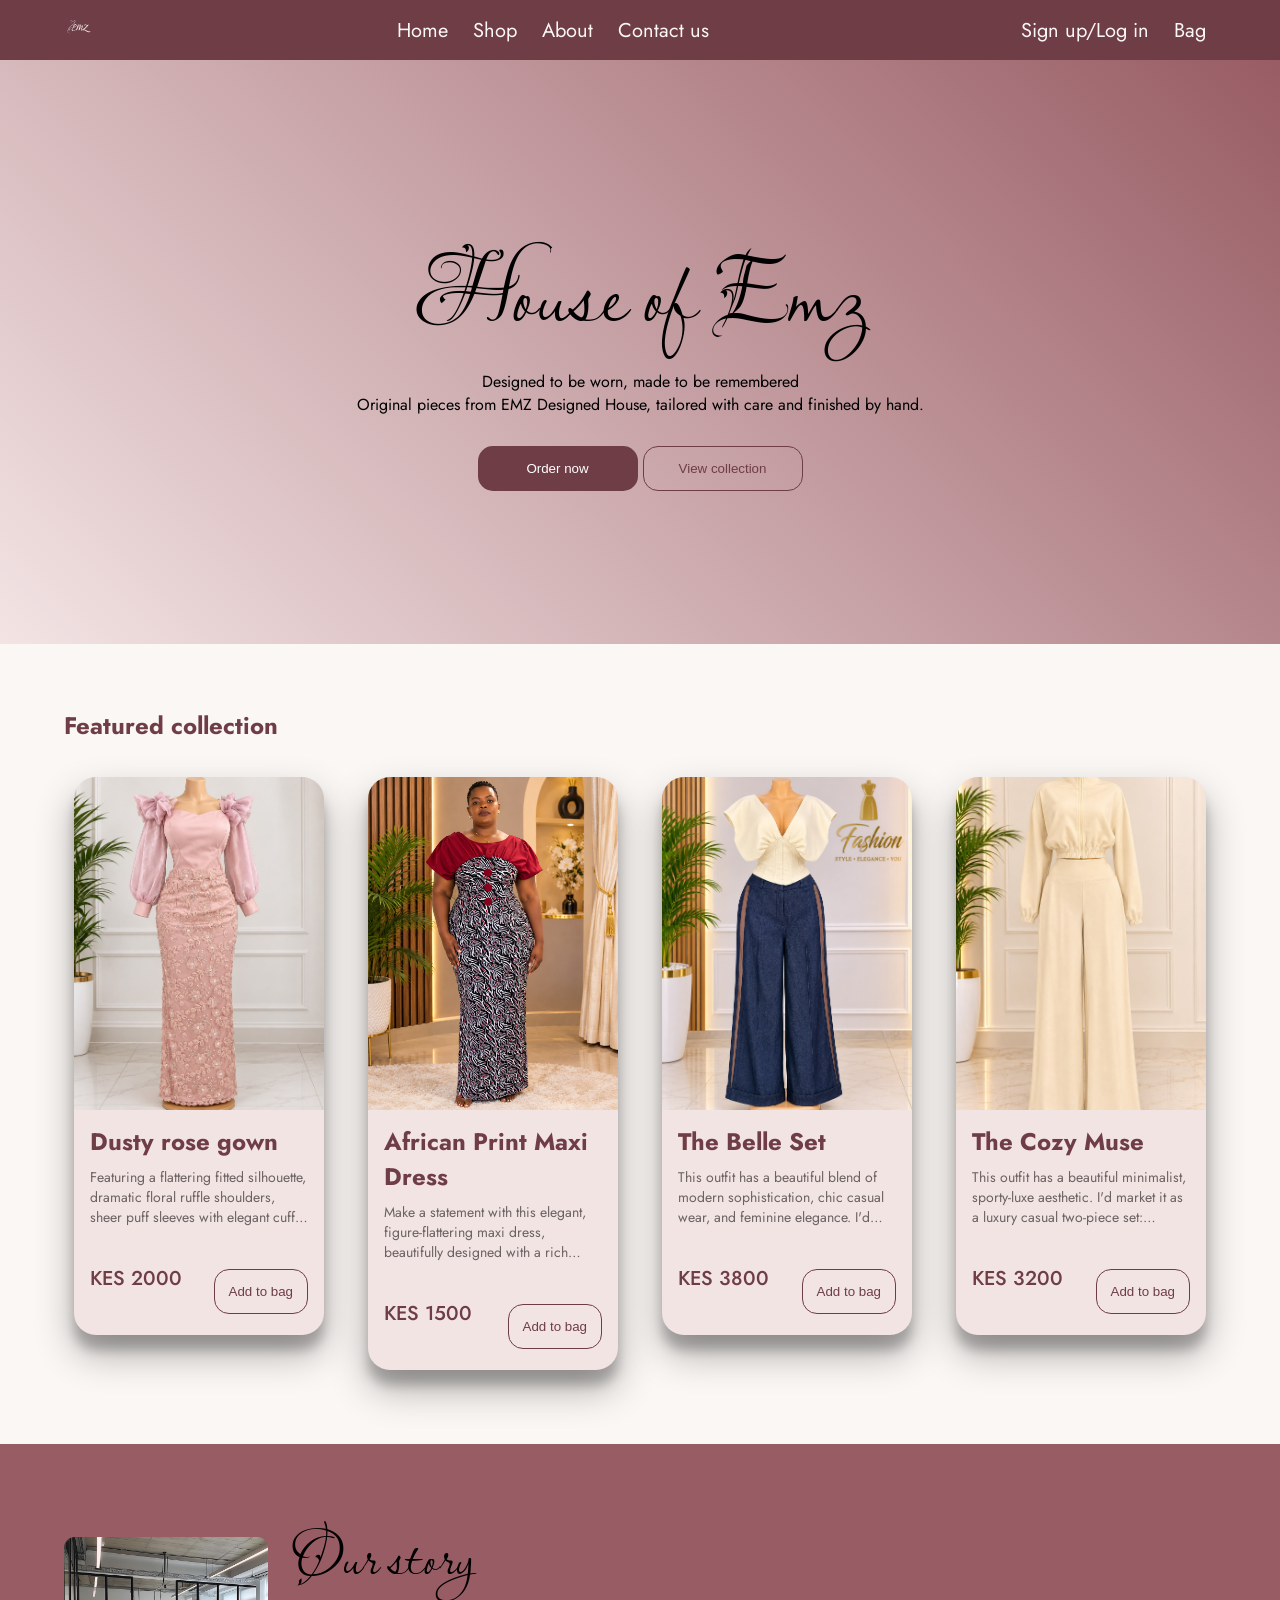
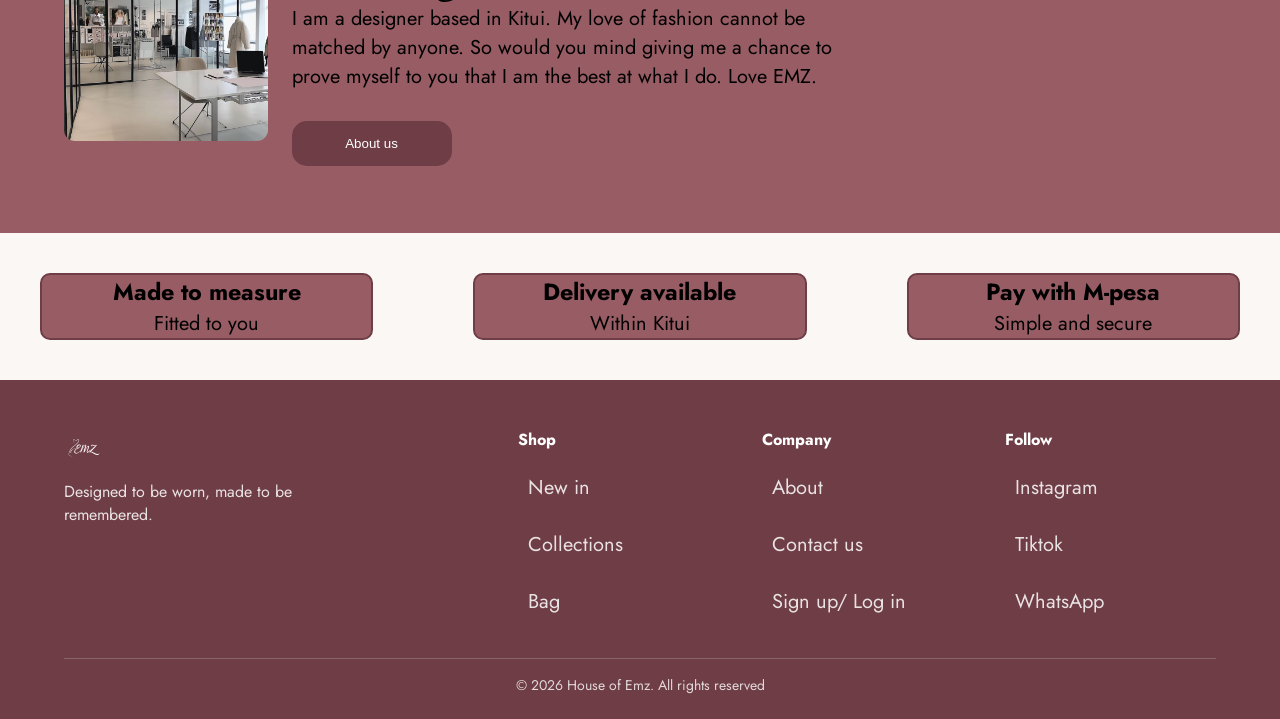
<file: index.html>
<!DOCTYPE html>
<html lang="en">
<head>
    <meta charset="UTF-8">
    <meta name="viewport" content="width=device-width, initial-scale=1.0">
    <title>House_of_Emz</title>
    <link rel="stylesheet" href="style.css">
    <link rel="preconnect" href="https://fonts.googleapis.com">
    <link rel="preconnect" href="https://fonts.gstatic.com" crossorigin>
    <link href="https://fonts.googleapis.com/css2?family=Jost:wght@400;500&display=swap" rel="stylesheet">
    <link href="https://fonts.googleapis.com/css2?family=Lavishly+Yours&display=swap" rel="stylesheet">
</head>
<body>
    <header>
        <div class="logo">
            <img width="30" src="Images/EMZ_logo.svg" alt="A logo">
        </div>

        <div class="menu">
            <a href="#">Home</a>
            <a href="#">Shop</a>
            <a href="#">About</a>
            <a href="#">Contact us</a>
        </div>

        <div class="side_bar">
            <a href="#">Sign up/Log in</a>
            <a href="#">Bag</a>
        </div>
    </header>

    <div class="hero">
        <h1>House of Emz</h1>
        <p>Designed to be worn, made to be remembered</p>
        <p>Original pieces from EMZ Designed House, tailored with care and finished by hand.</p>
        <button class="order-now">
            Order now
         </button>
        <button class="collection">
            View collection
        </button>
    </div>

    <section class="featured-collection">
        <h1>Featured collection</h1>
        <div class="products">

            <a href="Dusty_rose_gown.html">
            <div class="product">
                <img src="Images/Design1.jpg" alt="An image of a designed cloth">
                    
                <div class="product-information">
                        <h1>Dusty rose gown</h1>
                        <p>Featuring a flattering fitted silhouette, dramatic floral ruffle shoulders, sheer puff sleeves with elegant cuffs, and 
                            exquisite floral embroidery adorned with delicate beadwork and sparkling embellishments, this gown is a true statement
                            of luxury and femininity.</p>  
                        <div class="product-row">
                            <span class="price">KES 2000</span>
                            <button class="add-to-bag" data-id="1">Add to bag</button>
                        </div>
                </div>
            </div>
            </a>

            <a href="AfricanPrintMaxiDress.html">
            <div class="product">
                <img src="Images/Design2.jpeg" alt="An image of a designed cloth">
                    <div class="product-information">
                        <h1>African Print Maxi Dress</h1>
                        <p>Make a statement with this elegant, figure-flattering maxi dress, beautifully designed with a rich burgundy bodice and a 
                            striking black-and-white African-inspired print accented with subtle red details. </p>  
                        <div class="product-row">
                            <span class="price">KES 1500</span>
                            <button class="add-to-bag" data-id="2">Add to bag</button>
                        </div>
                    </div>
            </div>
            </a>

            <a href="The_belle_set.html">
            <div class="product">
                <img src="Images/Design3.jpeg" alt="An image of a designed cloth">
                    <div class="product-information">
                        <h1>The Belle Set</h1>
                        <p>This outfit has a beautiful blend of modern sophistication, chic casual wear, and feminine elegance. I'd market it as a stylish two-piece statement set.</p>  
                        <div class="product-row">
                            <span class="price">KES 3800</span>
                            <button class="add-to-bag" data-id="3">Add to bag</button>
                        </div>
                    </div>
            </div>
            </a>

            <a href="The_cozy_Muse.html">
            <div class="product">
                <img src="Images/Design4.jpg" alt="An image of a designed cloth">
                    <div class="product-information">
                        <h1>The Cozy Muse</h1>
                        <p>This outfit has a beautiful minimalist, sporty-luxe aesthetic. I'd market it as a luxury casual two-piece set: comfortable, sophisticated and effortlessly stylish.</p>  
                        <div class="product-row">
                            <span class="price">KES 3200</span>
                            <button class="add-to-bag" data-id="4">Add to bag</button>
                        </div>
                    </div>
            </div>
            </a>    

        </div>
    </section>

    <section class="about"> 
        <div class="about-image">
            <img src="Images/A_design_studio.jfif" alt="">
        </div>
        <div class="our-story">
            <span>Our story</span>
            <p>I am a designer based in Kitui. My love of fashion cannot be matched by anyone. So would you mind giving me a chance to prove myself
                to you that I am the best at what I do. Love EMZ.
            </p>
            <button class="about-us">About us</button>
        </div>
    </section>

    <section class="features">
        <div class="feature">
            <h3>Made to measure</h3>
            <p>Fitted to you</p>
        </div>
        <div class="feature">
            <h3>Delivery available</h3>
            <p>Within Kitui</p>
        </div>
        <div class="feature">
            <h3>Pay with M-pesa</h3>
            <p>Simple and secure</p>
        </div>
    </section>

    <footer class="footer">
        <div class="footer-top">

            <div class="footer-brand">
                <img width="40" src="Images/EMZ_logo.svg" alt="A logo of EMZ">
                <p>Designed to be worn, made to be remembered.</p>
            </div>

            <div class="footer-column">
                <h4>Shop</h4>
                <a href="#">New in</a>
                <a href="#">Collections</a>
                <a href="#">Bag</a>
            </div>

            <div class="footer-column">
                <h4>Company</h4>
                <a href="#">About</a>
                <a href="#">Contact us</a>
                <a href="#">Sign up/ Log in</a>
            </div>

            <div class="footer-column">
                <h4>Follow</h4>
                <a href="#">Instagram</a>
                <a href="#">Tiktok</a>
                <a href="#">WhatsApp</a>
            </div>
        </div>

        <div class="footer-bottom">
            <p>&copy; 2026 House of Emz. All rights reserved</p>
        </div>
    </footer>
    <script src="script.js"></script>
</body>
</html>
</file>
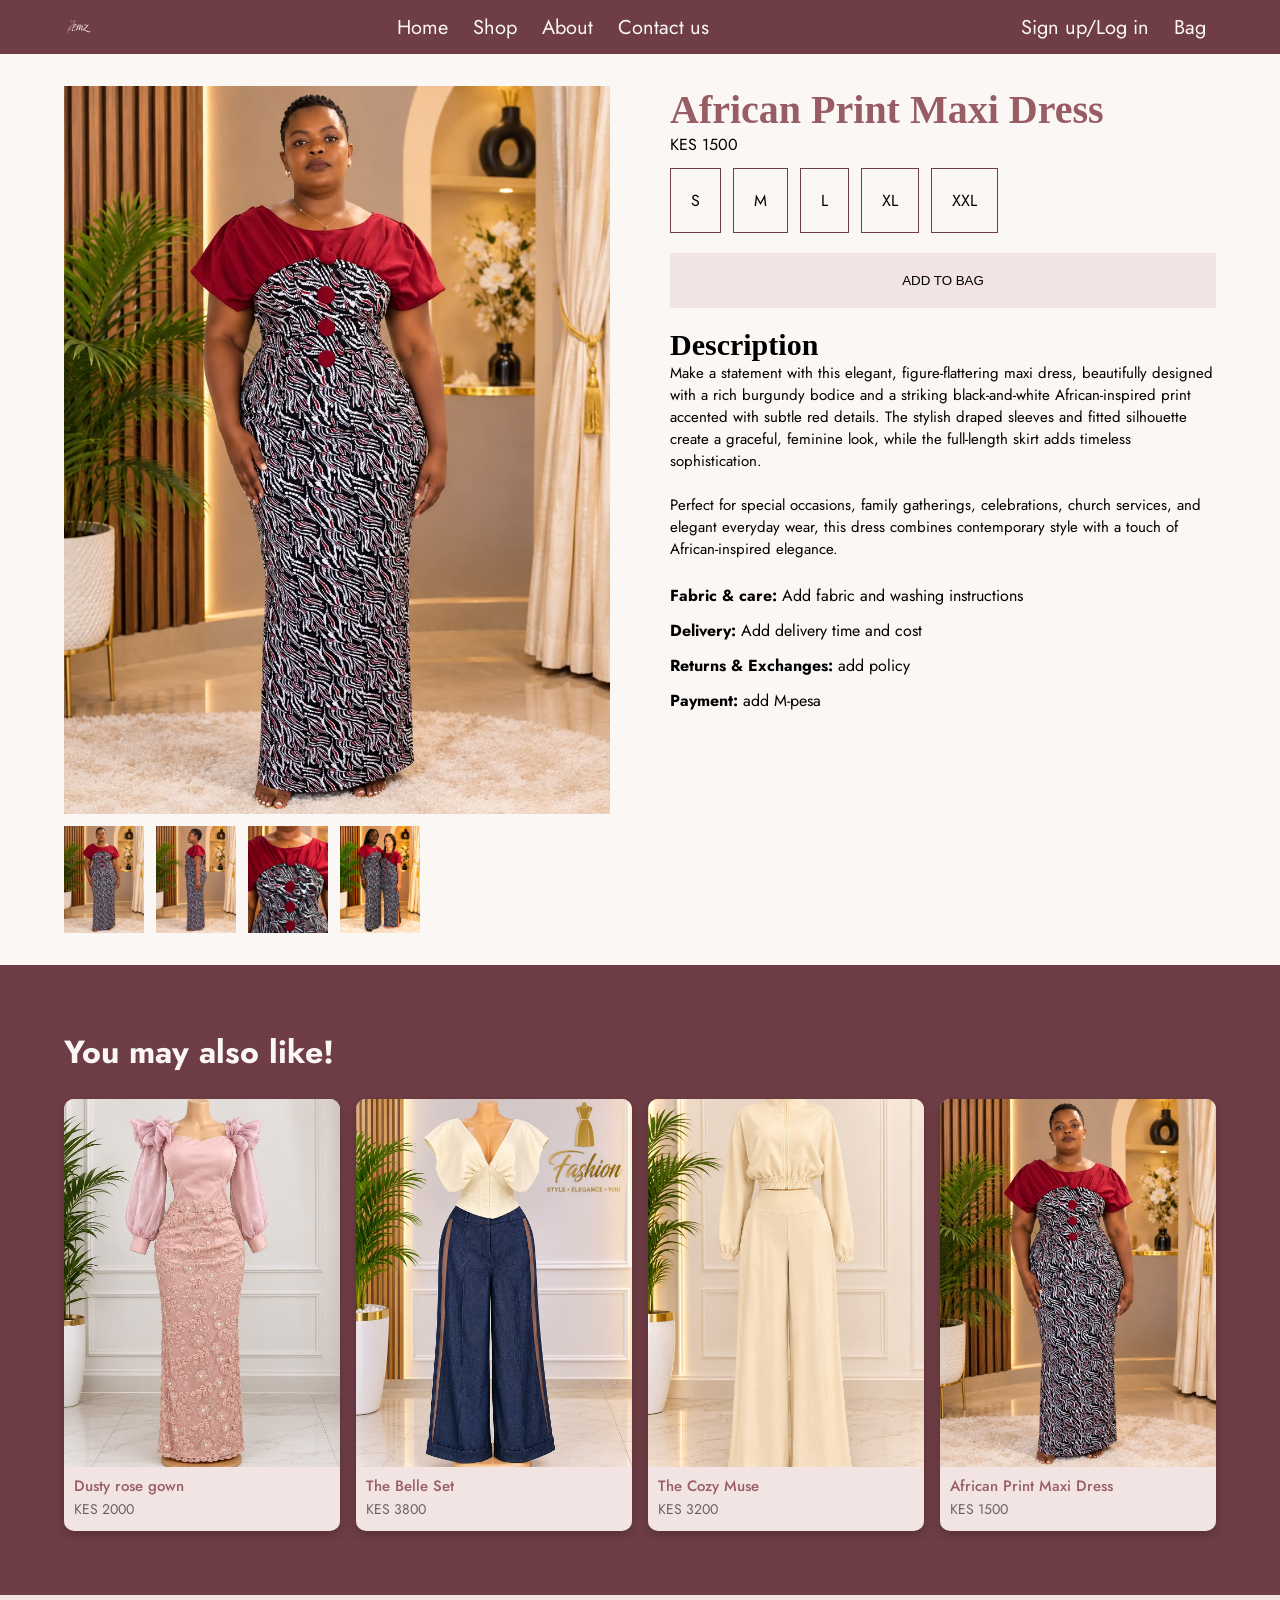
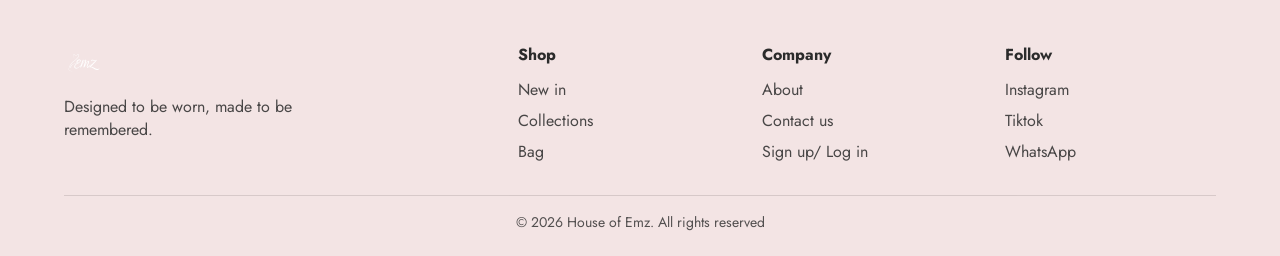
<file: AfricanPrintMaxiDress.html>
<!DOCTYPE html>
<html lang="en">
<head>
    <meta charset="UTF-8">
    <meta name="viewport" content="width=device-width, initial-scale=1.0">
    <title>House_of_Emz</title>
    <link rel="stylesheet" href="ProductDesign.css">
    <link rel="preconnect" href="https://fonts.googleapis.com">
    <link rel="preconnect" href="https://fonts.gstatic.com" crossorigin>
    <link href="https://fonts.googleapis.com/css2?family=Jost:wght@400;500&display=swap" rel="stylesheet">
</head>
<body>
    <header>
        <div class="logo">
            <img width="30" src="Images/EMZ_logo.svg" alt="A logo">
        </div>

        <div class="menu">
            <a href="index.html">Home</a>
            <a href="#">Shop</a>
            <a href="#">About</a>
            <a href="#">Contact us</a>
        </div>

        <div class="side_bar">
            <a href="#">Sign up/Log in</a>
            <a href="#">Bag</a>
        </div>
    </header>

    <div class="product">
        <div class="product-image">
            <img id="main-photo" src="Images/Design2.jpeg" alt="Burgundy and African print maxi dress">
            <div class="thumbnails">
                <img src="Images/Design2.jpeg" alt="Front view">
                <img src="Images/Design2_SideView.jpg" alt="Side view">
                <img src="Images/Design2_CloseUp.jpg" alt="">
                <img src="Images/Designe2_YoungerAge.jpg" alt=""> 
            </div>

            <!--Mobile responsive-->
            <div class="gallery">
                <img src="Images/Design2.jpeg" alt="Front view">
                <img src="Images/Design2_SideView.jpg" alt="Side view" loading="lazy">
                <img src="Images/Design2_CloseUp.jpg" alt="Close up" loading="lazy">
                <img src="Images/Designe2_YoungerAge.jpg" alt="Another view" loading="lazy">    
            </div>
            
        </div>
        <div class="product-description">
            <h2>African Print Maxi Dress</h2>
            <p>KES 1500</p>
            <div class="sizes">
                <p>S</p>
                <p>M</p>
                <p>L</p>
                <p>XL</p>
                <p>XXL</p>
            </div>
            <div class="button">
                <button class="add-to-bag" data-id="2">ADD TO BAG</button>
            </div>
            <div class="description">
                <h4>Description</h4>
                <p>Make a statement with this elegant, figure-flattering maxi dress, beautifully designed with a rich burgundy bodice and a 
                    striking black-and-white African-inspired print accented with subtle red details. The stylish draped sleeves and fitted 
                    silhouette create a graceful, feminine look, while the full-length skirt adds timeless sophistication.</p>
                    <br>
                <p>Perfect for special occasions, family gatherings, celebrations, church services, and elegant everyday wear, this dress 
                    combines contemporary style with a touch of African-inspired elegance.</p>
            </div>
            <div class="more-info">
                <p><b>Fabric & care: </b>Add fabric and washing instructions</p>
                <p><b>Delivery: </b>Add delivery time and cost</p>
                <p><b>Returns & Exchanges: </b>add policy</p>
                <p><b>Payment: </b>add M-pesa</p>
            </div>
        </div>
    </div>

    <div class="you-may-like">
        <h1>You may also like!</h1>
        <div class="designs">

            <a href="Dusty_rose_gown.html">
                <div class="design">
                    <img src="Images/Design1.jpg" alt="">
                    <div class="design-info">
                        <h1>Dusty rose gown</h1>
                            <p>KES 2000</p>  
                    </div>
                </div>
            </a>

            <a href="The_belle_set.html">
                <div class="design">
                    <img src="Images/Design3.jpeg" alt="">
                    <div class="design-info">
                        <h1>The Belle Set</h1>
                            <p>KES 3800</p>  
                    </div>
                </div>
            </a>

            <a href="The_cozy_Muse.html">
                <div class="design">
                    <img src="Images/Design4.jpg" alt="">
                    <div class="design-info">
                        <h1>The Cozy Muse</h1>
                            <p>KES 3200</p>  
                    </div>
                </div>
            </a>

            <a href="AfricanPrintMaxiDress.html">
                <div class="design">
                    <img src="Images/Design2.jpeg" alt="">
                    <div class="design-info">
                        <h1>African Print Maxi Dress</h1>
                            <p>KES 1500</p>  
                    </div>
                </div>
            </a>

        </div>
    </div>

    <footer class="footer">
        <div class="footer-top">

            <div class="footer-brand">
                <img width="40" src="Images/EMZ_logo.svg" alt="A logo of EMZ">
                <p>Designed to be worn, made to be remembered.</p>
            </div>

            <div class="footer-column">
                <h4>Shop</h4>
                <a href="#">New in</a>
                <a href="#">Collections</a>
                <a href="#">Bag</a>
            </div>

            <div class="footer-column">
                <h4>Company</h4>
                <a href="#">About</a>
                <a href="#">Contact us</a>
                <a href="#">Sign up/ Log in</a>
            </div>

            <div class="footer-column">
                <h4>Follow</h4>
                <a href="#">Instagram</a>
                <a href="#">Tiktok</a>
                <a href="#">WhatsApp</a>
            </div>
        </div>

        <div class="footer-bottom">
            <p>&copy; 2026 House of Emz. All rights reserved</p>
        </div>
    </footer>
    <script src="script.js"></script>
</body>
</html>
</file>
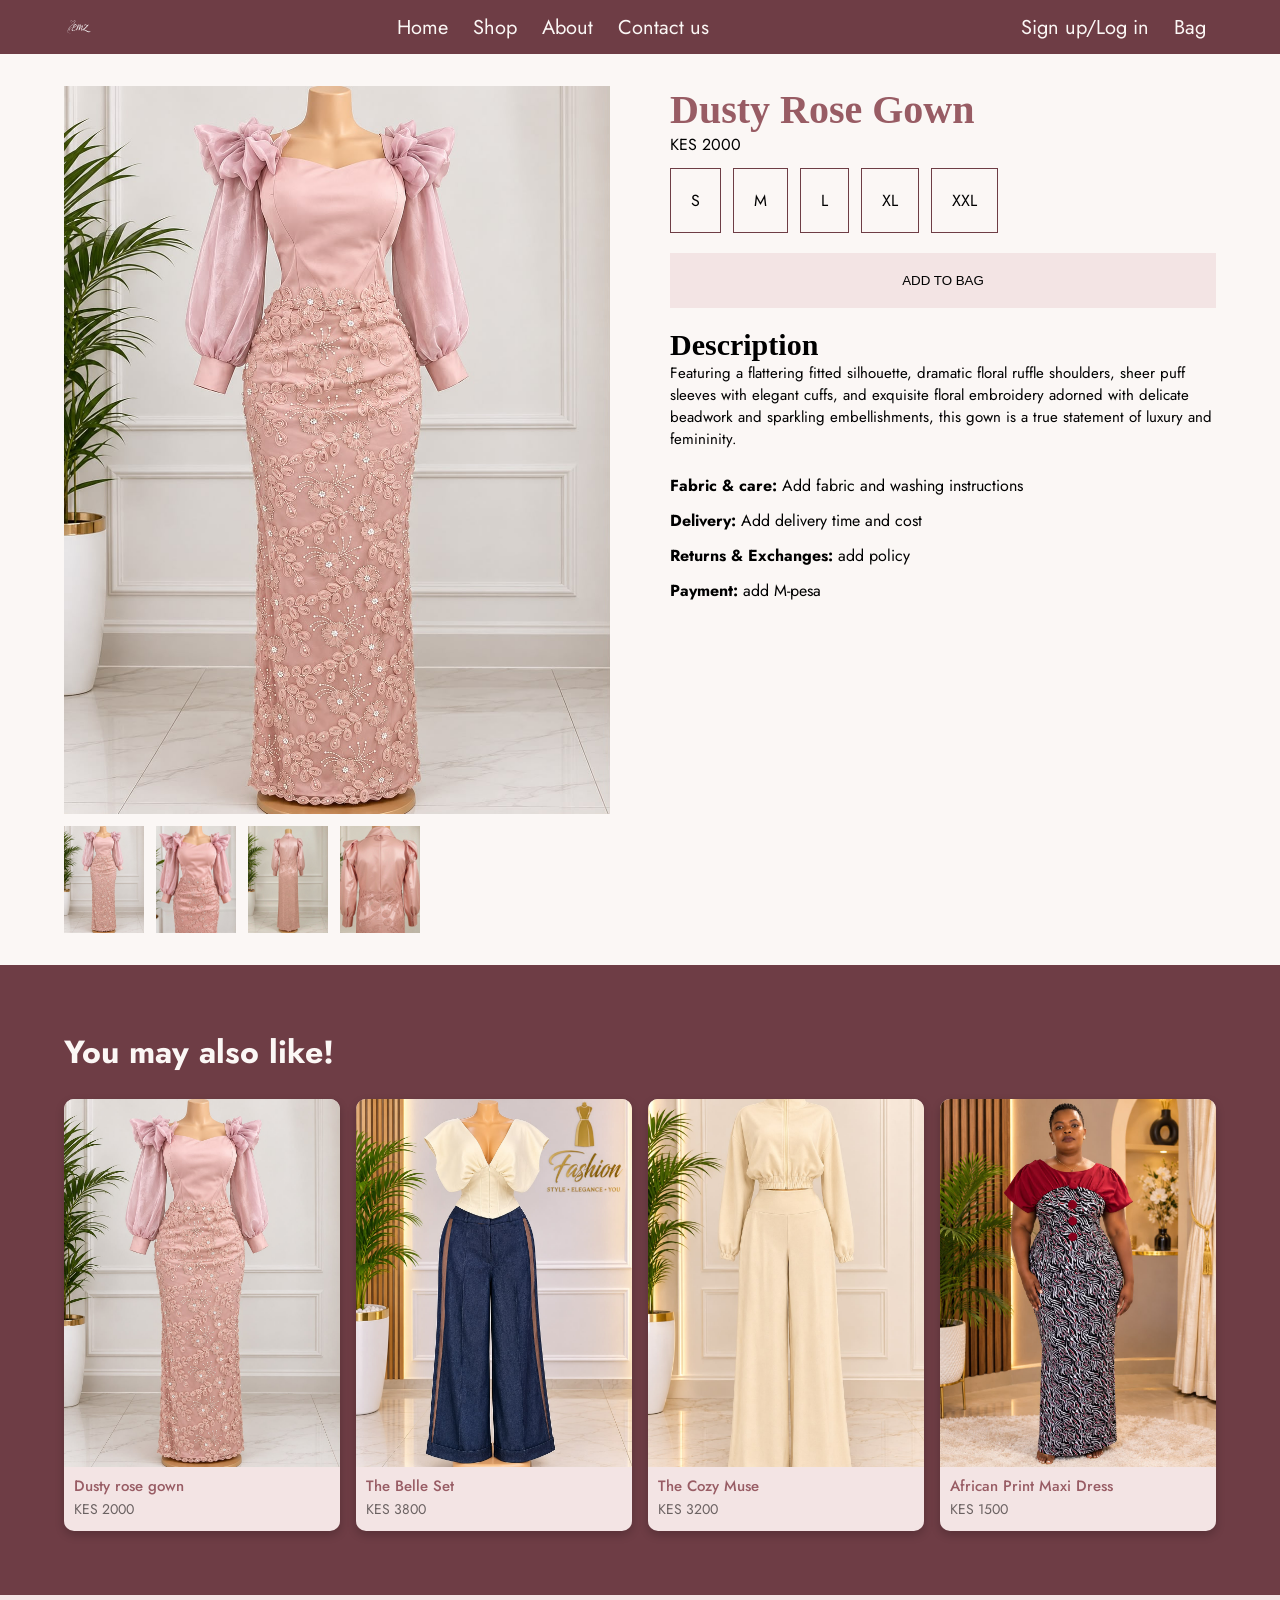
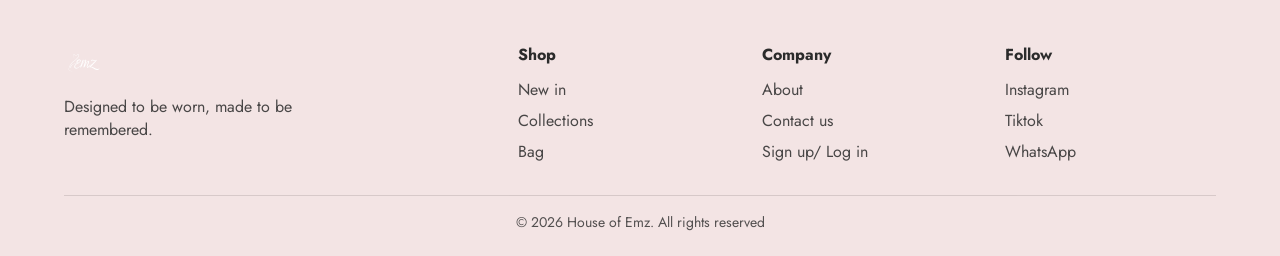
<file: Dusty_rose_gown.html>
<!DOCTYPE html>
<html lang="en">
<head>
    <meta charset="UTF-8">
    <meta name="viewport" content="width=device-width, initial-scale=1.0">
    <title>House_of_Emz</title>
    <link rel="stylesheet" href="ProductDesign.css">
    <link rel="preconnect" href="https://fonts.googleapis.com">
    <link rel="preconnect" href="https://fonts.gstatic.com" crossorigin>
    <link href="https://fonts.googleapis.com/css2?family=Jost:wght@400;500&display=swap" rel="stylesheet">
</head>
<body>
    <header>
        <div class="logo">
            <img width="30" src="Images/EMZ_logo.svg" alt="A logo">
        </div>

        <div class="menu">
            <a href="index.html">Home</a>
            <a href="#">Shop</a>
            <a href="#">About</a>
            <a href="#">Contact us</a>
        </div>

        <div class="side_bar">
            <a href="#">Sign up/Log in</a>
            <a href="#">Bag</a>
        </div>
    </header>

    <div class="product">
        <div class="product-image">
            <img id="main-photo" src="Images/Design1.jpg" alt="Dusty rose gown with floral ruffle shoulders">
            <div class="thumbnails">
                <img src="Images/Design1.jpg" alt="Front view">
                <img src="Images/Design1_FrontCloseup.jpg" alt="Side view">
                <img src="Images/Design1_backVew.jpg" alt="">
                <img src="Images/Design1_BackCloseup.jpg" alt=""> 
            </div>

            <!--Mobile responsive-->
            <div class="gallery">
                <img src="Images/Design1.jpg" alt="Front view">
                <img src="Images/Design1_FrontCloseup.jpg" alt="Side view" loading="lazy">
                <img src="Images/Design1_backVew.jpg" alt="" loading="lazy">
                <img src="Images/Design1_BackCloseup.jpg" alt="" loading="lazy"> 
            </div>
            
        </div>
        <div class="product-description">
            <h2>Dusty Rose Gown</h2>
            <p>KES 2000</p>
            <div class="sizes">
                <p>S</p>
                <p>M</p>
                <p>L</p>
                <p>XL</p>
                <p>XXL</p>
            </div>
            <div class="button">
                <button class="add-to-bag" data-id="1">ADD TO BAG</button>
            </div>
            <div class="description">
                <h4>Description</h4>
                <p>Featuring a flattering fitted silhouette, dramatic floral ruffle shoulders, sheer puff sleeves with elegant cuffs, and 
                    exquisite floral embroidery adorned with delicate beadwork and sparkling embellishments, this gown is a true statement
                    of luxury and femininity.</p>
            </div>
            <div class="more-info">
                <p><b>Fabric & care: </b>Add fabric and washing instructions</p>
                <p><b>Delivery: </b>Add delivery time and cost</p>
                <p><b>Returns & Exchanges: </b>add policy</p>
                <p><b>Payment: </b>add M-pesa</p>
            </div>
        </div>
    </div>

    <div class="you-may-like">
        <h1>You may also like!</h1>
        <div class="designs">

            <a href="Dusty_rose_gown.html">
                <div class="design">
                    <img src="Images/Design1.jpg" alt="">
                    <div class="design-info">
                        <h1>Dusty rose gown</h1>
                            <p>KES 2000</p>  
                    </div>
                </div>
            </a>

            <a href="The_belle_set.html">
                <div class="design">
                    <img src="Images/Design3.jpeg" alt="">
                    <div class="design-info">
                        <h1>The Belle Set</h1>
                            <p>KES 3800</p>  
                    </div>
                </div>
            </a>

            <a href="The_cozy_Muse.html">
                <div class="design">
                    <img src="Images/Design4.jpg" alt="">
                    <div class="design-info">
                        <h1>The Cozy Muse</h1>
                            <p>KES 3200</p>  
                    </div>
                </div>
            </a>

            <a href="AfricanPrintMaxiDress.html">
                <div class="design">
                    <img src="Images/Design2.jpeg" alt="">
                    <div class="design-info">
                        <h1>African Print Maxi Dress</h1>
                            <p>KES 1500</p>  
                    </div>
                </div>
            </a>

        </div>
    </div>

    <footer class="footer">
        <div class="footer-top">

            <div class="footer-brand">
                <img width="40" src="Images/EMZ_logo.svg" alt="A logo of EMZ">
                <p>Designed to be worn, made to be remembered.</p>
            </div>

            <div class="footer-column">
                <h4>Shop</h4>
                <a href="#">New in</a>
                <a href="#">Collections</a>
                <a href="#">Bag</a>
            </div>

            <div class="footer-column">
                <h4>Company</h4>
                <a href="#">About</a>
                <a href="#">Contact us</a>
                <a href="#">Sign up/ Log in</a>
            </div>

            <div class="footer-column">
                <h4>Follow</h4>
                <a href="#">Instagram</a>
                <a href="#">Tiktok</a>
                <a href="#">WhatsApp</a>
            </div>
        </div>

        <div class="footer-bottom">
            <p>&copy; 2026 House of Emz. All rights reserved</p>
        </div>
    </footer>
    <script src="script.js"></script>
</body>
</html>
</file>
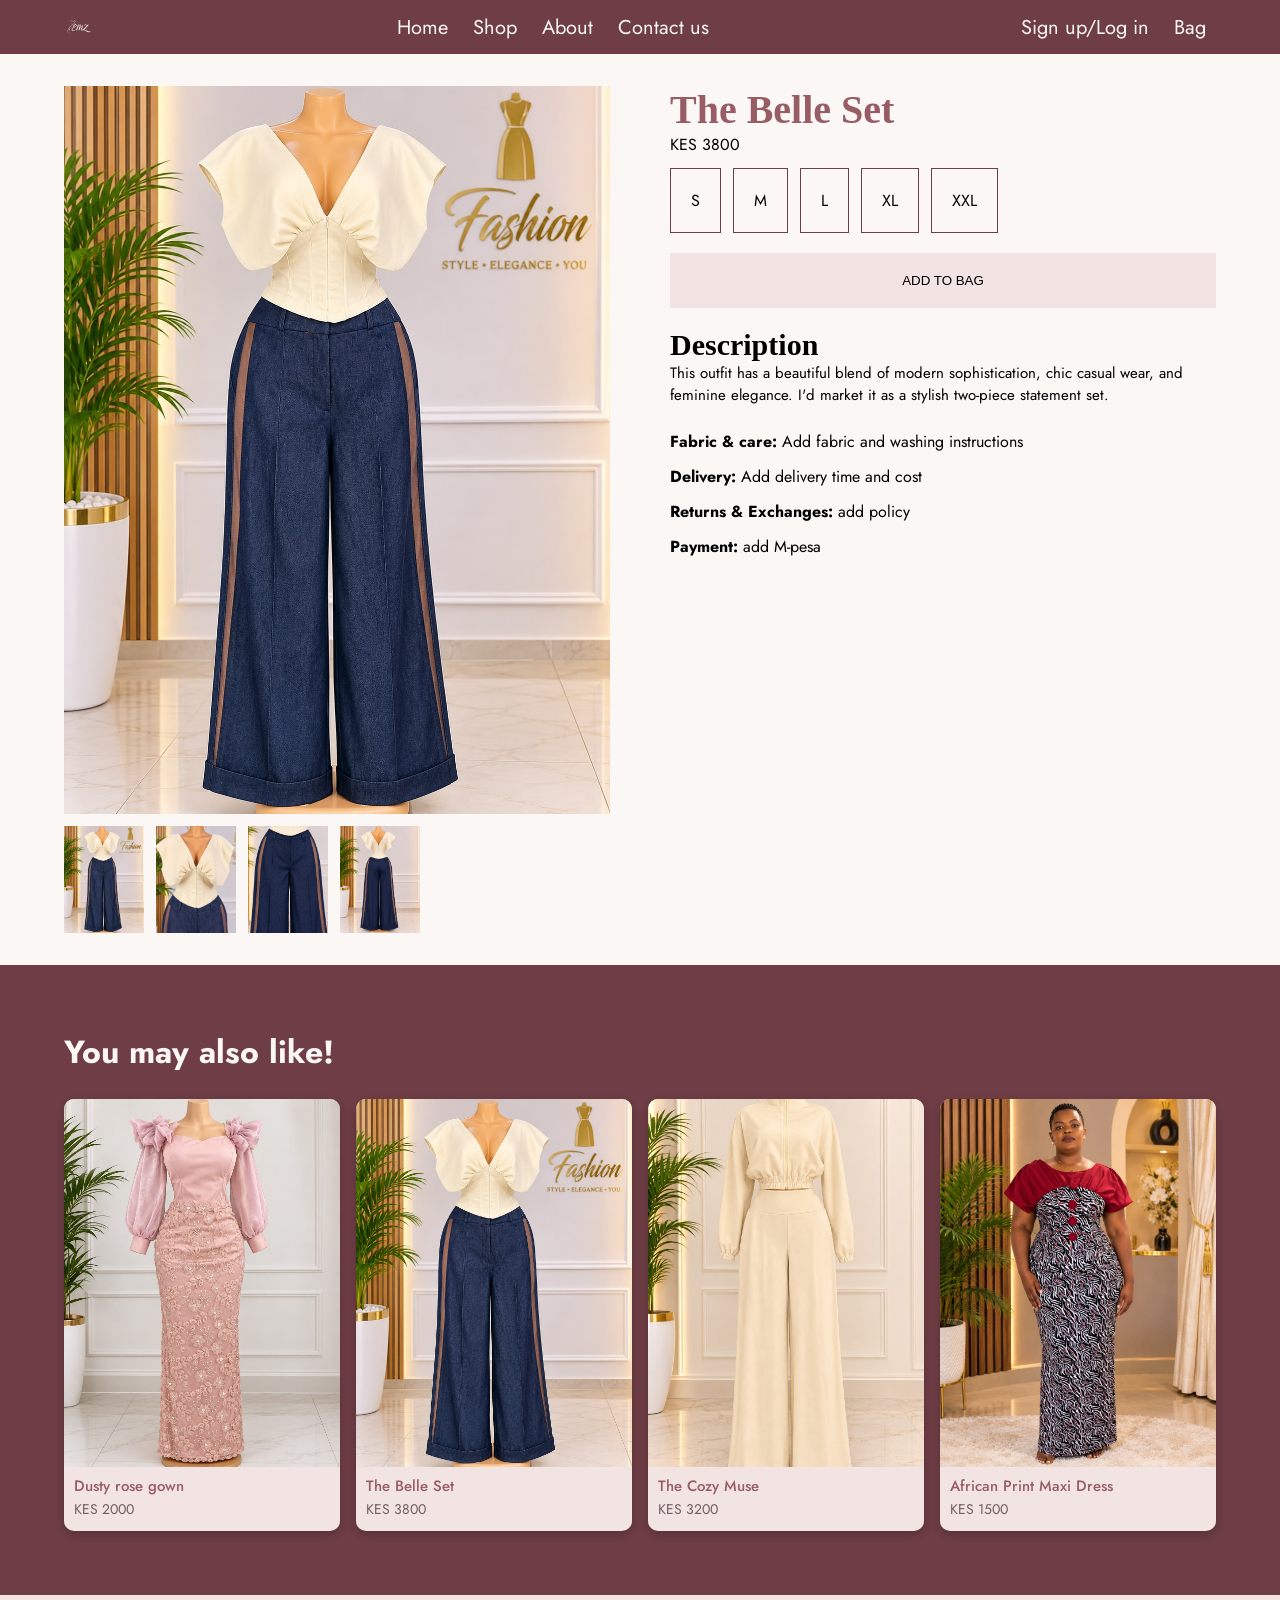
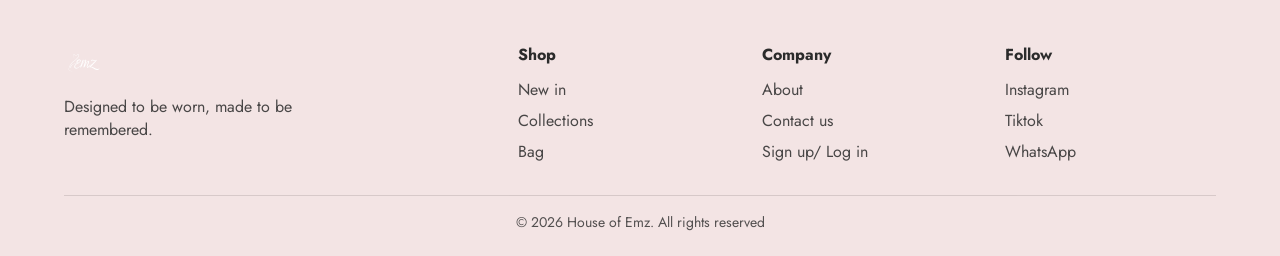
<file: The_belle_set.html>
<!DOCTYPE html>
<html lang="en">
<head>
    <meta charset="UTF-8">
    <meta name="viewport" content="width=device-width, initial-scale=1.0">
    <title>House_of_Emz</title>
    <link rel="stylesheet" href="ProductDesign.css">
    <link rel="preconnect" href="https://fonts.googleapis.com">
    <link rel="preconnect" href="https://fonts.gstatic.com" crossorigin>
    <link href="https://fonts.googleapis.com/css2?family=Jost:wght@400;500&display=swap" rel="stylesheet">
</head>
<body>
    <header>
        <div class="logo">
            <img width="30" src="Images/EMZ_logo.svg" alt="A logo">
        </div>

        <div class="menu">
            <a href="index.html">Home</a>
            <a href="#">Shop</a>
            <a href="#">About</a>
            <a href="#">Contact us</a>
        </div>

        <div class="side_bar">
            <a href="#">Sign up/Log in</a>
            <a href="#">Bag</a>
        </div>
    </header>

    <div class="product">
        <div class="product-image">
            <img id="main-photo" src="Images/Design3.jpeg" alt="The Belle two-piece set">
            <div class="thumbnails">
                <img src="Images/Design3.jpeg" alt="Front view">
                <img src="Images/Design3_closeup.jpg" alt="Side view">
                <img src="Images/Design3_bottomdetails.png" alt="">
                <img src="Images/Design3_backview.png" alt=""> 
            </div>

             <!--Mobile responsive-->
            <div class="gallery">
                <img src="Images/Design3.jpeg" alt="Front view">
                <img src="Images/Design3_closeup.jpg" alt="Side view" loading="lazy">
                <img src="Images/Design3_bottomdetails.png" alt="" loading="lazy">
                <img src="Images/Design3_backview.png" alt="" loading="lazy"> 
            </div>
            
        </div>
        <div class="product-description">
            <h2>The Belle Set</h2>
            <p>KES 3800</p>
            <div class="sizes">
                <p>S</p>
                <p>M</p>
                <p>L</p>
                <p>XL</p>
                <p>XXL</p>
            </div>
            <div class="button">
                <button class="add-to-bag" data-id="3">ADD TO BAG</button>
            </div>
            <div class="description">
                <h4>Description</h4>
                <p>This outfit has a beautiful blend of modern sophistication, chic casual wear, and feminine elegance. I'd market it as a stylish two-piece statement set.</p>
            </div>
            <div class="more-info">
                <p><b>Fabric & care: </b>Add fabric and washing instructions</p>
                <p><b>Delivery: </b>Add delivery time and cost</p>
                <p><b>Returns & Exchanges: </b>add policy</p>
                <p><b>Payment: </b>add M-pesa</p>
            </div>
        </div>
    </div>

    <div class="you-may-like">
        <h1>You may also like!</h1>
        <div class="designs">

            <a href="Dusty_rose_gown.html">
                <div class="design">
                    <img src="Images/Design1.jpg" alt="">
                    <div class="design-info">
                        <h1>Dusty rose gown</h1>
                            <p>KES 2000</p>  
                    </div>
                </div>
            </a>

            <a href="The_belle_set.html">
                <div class="design">
                    <img src="Images/Design3.jpeg" alt="">
                    <div class="design-info">
                        <h1>The Belle Set</h1>
                            <p>KES 3800</p>  
                    </div>
                </div>
            </a>

            <a href="The_cozy_Muse.html">
                <div class="design">
                    <img src="Images/Design4.jpg" alt="">
                    <div class="design-info">
                        <h1>The Cozy Muse</h1>
                            <p>KES 3200</p>  
                    </div>
                </div>
            </a>

            <a href="AfricanPrintMaxiDress.html">
                <div class="design">
                    <img src="Images/Design2.jpeg" alt="">
                    <div class="design-info">
                        <h1>African Print Maxi Dress</h1>
                            <p>KES 1500</p>  
                    </div>
                </div>
            </a>

        </div>
    </div>

    <footer class="footer">
        <div class="footer-top">

            <div class="footer-brand">
                <img width="40" src="Images/EMZ_logo.svg" alt="A logo of EMZ">
                <p>Designed to be worn, made to be remembered.</p>
            </div>

            <div class="footer-column">
                <h4>Shop</h4>
                <a href="#">New in</a>
                <a href="#">Collections</a>
                <a href="#">Bag</a>
            </div>

            <div class="footer-column">
                <h4>Company</h4>
                <a href="#">About</a>
                <a href="#">Contact us</a>
                <a href="#">Sign up/ Log in</a>
            </div>

            <div class="footer-column">
                <h4>Follow</h4>
                <a href="#">Instagram</a>
                <a href="#">Tiktok</a>
                <a href="#">WhatsApp</a>
            </div>
        </div>

        <div class="footer-bottom">
            <p>&copy; 2026 House of Emz. All rights reserved</p>
        </div>
    </footer>
    <script src="script.js"></script>
</body>
</html>
</file>
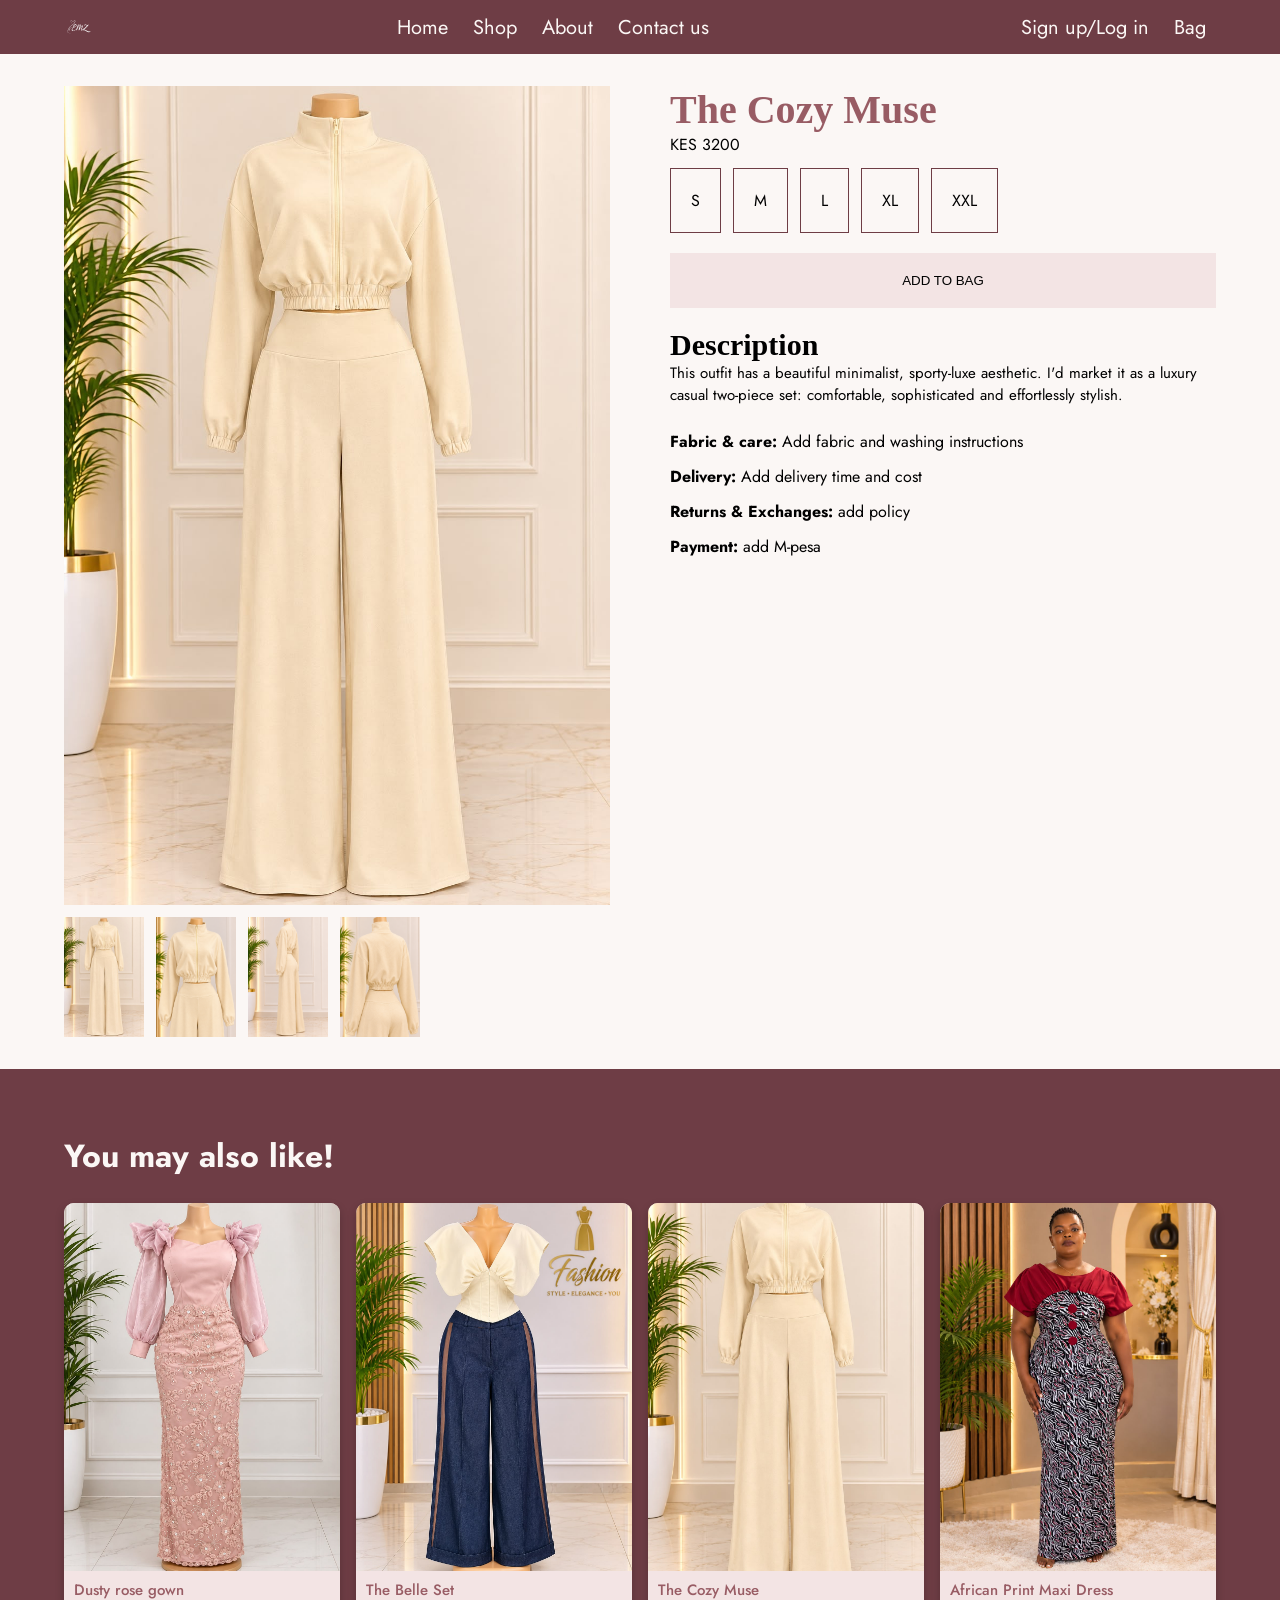
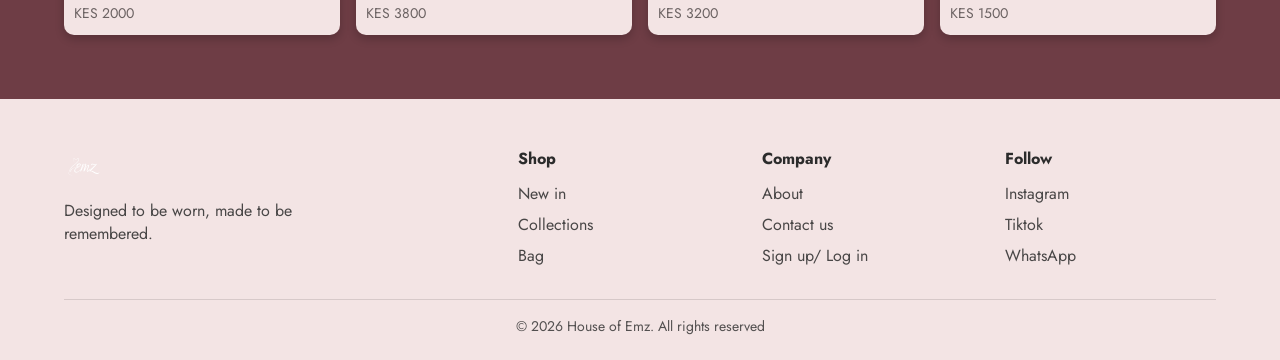
<file: The_cozy_Muse.html>
<!DOCTYPE html>
<html lang="en">
<head>
    <meta charset="UTF-8">
    <meta name="viewport" content="width=device-width, initial-scale=1.0">
    <title>House_of_Emz</title>
    <link rel="stylesheet" href="ProductDesign.css">
    <link rel="preconnect" href="https://fonts.googleapis.com">
    <link rel="preconnect" href="https://fonts.gstatic.com" crossorigin>
    <link href="https://fonts.googleapis.com/css2?family=Jost:wght@400;500&display=swap" rel="stylesheet">
</head>
<body>
    <header>
        <div class="logo">
            <img width="30" src="Images/EMZ_logo.svg" alt="A logo">
        </div>

        <div class="menu">
            <a href="index.html">Home</a>
            <a href="#">Shop</a>
            <a href="#">About</a>
            <a href="#">Contact us</a>
        </div>

        <div class="side_bar">
            <a href="#">Sign up/Log in</a>
            <a href="#">Bag</a>
        </div>
    </header>

    <div class="product">
        <div class="product-image">
            <img id="main-photo" src="Images/Design4.jpg" alt="The Cozy Muse two-piece set">
            <div class="thumbnails">
                <img src="Images/Design4.jpg" alt="">
                <img src="Images/Design4_CloseUp.png" alt="Front view">
                <img src="Images/Design4_backView.png" alt="Side view">
                <img src="Images/Design4_backviewClose.png" alt=""> 
            </div>

             <!--Mobile responsive-->
            <div class="gallery">
                <img src="Images/Design4.jpg" alt="Front view">
                <img src="Images/Design4_CloseUp.png" alt="Side view" loading="lazy">
                <img src="Images/Design4_backView.png" alt="" loading="lazy">
                <img src="Images/Design4_backviewClose.png" alt="" loading="lazy"> 
            </div>
            
        </div>
        <div class="product-description">
            <h2>The Cozy Muse</h2>
            <p>KES 3200</p>
            <div class="sizes">
                <p>S</p>
                <p>M</p>
                <p>L</p>
                <p>XL</p>
                <p>XXL</p>
            </div>
            <div class="button">
                <button class="add-to-bag" data-id="4">ADD TO BAG</button>
            </div>
            <div class="description">
                <h4>Description</h4>
                <p>This outfit has a beautiful minimalist, sporty-luxe aesthetic. I'd market it as a luxury casual two-piece set: comfortable, sophisticated and effortlessly stylish.</p>
            </div>
            <div class="more-info">
                <p><b>Fabric & care: </b>Add fabric and washing instructions</p>
                <p><b>Delivery: </b>Add delivery time and cost</p>
                <p><b>Returns & Exchanges: </b>add policy</p>
                <p><b>Payment: </b>add M-pesa</p>
            </div>
        </div>
    </div>

    <div class="you-may-like">
        <h1>You may also like!</h1>
        <div class="designs">

            <a href="Dusty_rose_gown.html">
                <div class="design">
                    <img src="Images/Design1.jpg" alt="">
                    <div class="design-info">
                        <h1>Dusty rose gown</h1>
                            <p>KES 2000</p>  
                    </div>
                </div>
            </a>

            <a href="The_belle_set.html">
                <div class="design">
                    <img src="Images/Design3.jpeg" alt="">
                    <div class="design-info">
                        <h1>The Belle Set</h1>
                            <p>KES 3800</p>  
                    </div>
                </div>
            </a>

            <a href="The_cozy_Muse.html">
                <div class="design">
                    <img src="Images/Design4.jpg" alt="">
                    <div class="design-info">
                        <h1>The Cozy Muse</h1>
                            <p>KES 3200</p>  
                    </div>
                </div>
            </a>

            <a href="AfricanPrintMaxiDress.html">
                <div class="design">
                    <img src="Images/Design2.jpeg" alt="">
                    <div class="design-info">
                        <h1>African Print Maxi Dress</h1>
                            <p>KES 1500</p>  
                    </div>
                </div>
            </a>

        </div>
    </div>

    <footer class="footer">
        <div class="footer-top">

            <div class="footer-brand">
                <img width="40" src="Images/EMZ_logo.svg" alt="A logo of EMZ">
                <p>Designed to be worn, made to be remembered.</p>
            </div>

            <div class="footer-column">
                <h4>Shop</h4>
                <a href="#">New in</a>
                <a href="#">Collections</a>
                <a href="#">Bag</a>
            </div>

            <div class="footer-column">
                <h4>Company</h4>
                <a href="#">About</a>
                <a href="#">Contact us</a>
                <a href="#">Sign up/ Log in</a>
            </div>

            <div class="footer-column">
                <h4>Follow</h4>
                <a href="#">Instagram</a>
                <a href="#">Tiktok</a>
                <a href="#">WhatsApp</a>
            </div>
        </div>

        <div class="footer-bottom">
            <p>&copy; 2026 House of Emz. All rights reserved</p>
        </div>
    </footer>
    <script src="script.js"></script>
</body>
</html>
</file>
<file: style.css>
* {
    margin: 0;
    padding: 0;
    box-sizing: border-box;
}

body {
    --primary: #985C64;
    --secondary: #6E3D45;
    --text: #2B2B2B;
    --background: #fbf7f5;
    --footer: #f3e4e4;
    font-family: "Jost", Arial, sans-serif;
    background-color: var(--background);
}

header {
    display: flex;
    background: var(--secondary);
    gap: 24px;
    padding: 12px 5vw;
    align-items: center;
    justify-content: space-between;
}

a{
    color: var(--background);
    text-decoration: none;
    font-size: 20px;
    margin: 10px;
}

a:hover{
   color: var(--primary);
}

.hero {
    background: linear-gradient(45deg, var(--footer), var(--primary));
    text-align: center;
    padding: 150px;
    font-size: 100%;
}

.hero > h1 {
    font-family: "Lavishly Yours", cursive;
    font-weight: 400;
    font-style: normal;
    font-size: 100px;
}

button {
    border-radius: 15px;
    width: 160px;
    height: 45px;
    padding: 10px;
    margin: 30px 0px 3px 0px;/*trbl*/ 
}

.order-now {
    color: white;
    background: var(--secondary);
    border: none;
}
 .order-now:hover {
    color: black;
    background: white;
 }

.collection {
    color: var(--secondary);
    background: transparent;
    border: 1px solid var(--secondary);
}

.featured-collection {
    padding: 64px 5vw;
    background: var(--background);
}

.featured-collection h1 {
    color: var(--secondary);
    margin-bottom: 24px;
}

.products {
    display: grid;
    grid-template-columns: repeat(auto-fit, minmax(220px, 1fr));
    gap: 24px;
}

.product {
    display: flex;
    flex-direction: column;
    width: 100%;
    box-shadow: rgba(0, 0, 0, 0.3) 0px 19px 38px, rgba(0, 0, 0, 0.22) 0px 15px 12px;
    background: var(--footer);
    border-radius: 22px;
    overflow: hidden;
}
.product img {
    width: 100%;
    aspect-ratio: 3/4;
    object-fit: cover;
}

.product-information {
    display: flex;
    flex-direction: column;
    flex: 1;                 /* fills the remaining card height */
    padding: 14px 16px 18px;
}

.product-information h1 {
    font-size: 1.5rem;
    margin-bottom: 8px;
}
.product-information p {
    color: #6b6262;
    font-size: 14px;
    display: -webkit-box;
    -webkit-line-clamp: 3; /*This for long text in the description meaning that it will show only 3 lines and the rest it's just dots*/
    line-clamp: 3;
    -webkit-box-orient: vertical;
    overflow: hidden;
}

.product-row {
    display: flex;
    justify-content: space-between;
    align-items: center;
    margin-top: auto; /*Pushes price + button to the bottom*/
    padding-top: 12px;
}

.price {
    color: var(--secondary);
    font-weight: 500;
}

.add-to-bag {
    width: auto;
    padding: 8px 14px;
    color: var(--secondary);
    background: transparent;
    border: 1.5px solid var(--secondary);
}

.add-to-bag:hover {
    color: var(--text);
    background: var(--background);
    cursor: pointer;
}

.about {
    padding: 64px 5vw;
    display: flex;
    align-items: center;
    justify-content: center;
    gap: 24px;
    background: var(--primary);
}

.about-image {
    aspect-ratio: 1/1;
    border-radius: 11px;
    overflow: hidden;
}

.our-story {
    text-align: left;
    
}

.our-story span {
    font-family: "Lavishly Yours", cursive;
    font-weight: 400;
    font-style: normal;
    font-size: 60px;
}

.our-story p {
    font-family: "Jost", Arial, sans-serif;
    font-size: 20px;
    width: 60%;
}

.about-us {
    color: white;
    background: var(--secondary);
    border: none;

}
.about-us:hover {
    cursor: pointer;
    color: black;
    background: white;
 }

 .features {
    font-size: 20px;
    display: grid;
    grid-template-columns: repeat(auto-fit, minmax(250px, 1fr));
    gap: 100px;
    margin: 40px;
 }
 .feature {
    background: var(--primary);
    text-align: center;
    border: 2px solid var(--secondary);
    border-radius: 10px;
 }
 
 .footer {
    background: var(--secondary);
    color: white;
    padding: 48px 5vw 24px;
 }

 .footer-top {
    display: grid;
    grid-template-columns: 2fr 1fr 1fr 1fr;
    gap: 32px;
}

.footer-brand {
    display: flex;
    flex-direction: column;
    gap: 12px;
}

.footer-brand p {
    max-width: 250px;
    opacity: 0.85;
}

.footer-column {
   display: flex;
   flex-direction: column;
   gap: 8px; 
}

.footer-column h4 {
    margin-bottom: 4px;
}

.footer a {
    color: white;
    text-decoration: none;
    opacity: 0.85;
}

.footer a:hover {
    opacity: 1;
    text-decoration: underline;
}

.footer-bottom {
    margin-top: 32px;
    padding-top: 16px;
    border-top: 1px solid rgba(255, 255, 255, 0.25);
    text-align: center;
    font-size: 14px;
    opacity: 0.8;
}

/* ---------- Tablet ---------- */
@media (max-width: 768px) {

    /* Header: allow items to wrap and shrink the links */
    header {
        flex-wrap: wrap;
        gap: 8px;
        justify-content: center;
    }

    a {
        font-size: 16px;
        margin: 6px;
    }

    /* Hero: 150px padding and a 100px title are too big for tablets */
    .hero {
        padding: 80px 24px;
    }

    .hero > h1 {
        font-size: 64px;
    }

    /* About: stack the image above the text */
    .about {
        flex-direction: column;
        text-align: center;
    }

    .our-story {
        text-align: center;
    }

    .our-story p {
        width: 100%;
    }

    /* Features: smaller gap and margin */
    .features {
        gap: 24px;
        margin: 24px;
    }

    /* Footer: 4 columns becomes 2 */
    .footer-top {
        grid-template-columns: 1fr 1fr;
    }
}

/* ---------- Phone ---------- */
@media (max-width: 480px) {
    .hero > h1 {
        font-size: 48px;
    }

    .footer-top {
        grid-template-columns: 1fr;
    }

    button {
        width: 100%;
    }

    .about {
        flex-direction: column;
        padding: 32px 5vw;
    }

    .about-image {
        max-width: 280px;
        margin: 0 auto;
    }
}

.about-image { width: min(350px, 100%); }
.about-image img { width: 100%; height: 100%; object-fit: cover; }
</file>
<file: ProductDesign.css>
/* =========================================================
   BASE (desktop first)
   ========================================================= */
* {
    margin: 0;
    padding: 0;
    box-sizing: border-box;
}

img {
    max-width: 100%;
    height: auto;
    display: block;
}

body {
    --primary: #985C64;
    --secondary: #6E3D45;
    --text: #2B2B2B;
    --background: #fbf7f5;
    --footer: #f3e4e4;
    font-family: "Jost", Arial, sans-serif;
    background-color: var(--background);
}

a {
    text-decoration: none;
}

/* ---------- Header ---------- */
header {
    display: flex;
    background: var(--secondary);
    gap: 24px;
    padding: 12px 5vw;
    align-items: center;
    justify-content: space-between;
}

header a {
    color: var(--background);
    font-size: 20px;
    margin: 10px;
}

header a:hover {
    color: var(--primary);
}

/* ---------- Product section ---------- */
.product {
    display: flex;
    justify-content: center;
    gap: 60px;
    padding: 32px 64px;
    align-items: flex-start;
}

.product-image {
    flex: 1;
    max-width: 550px;
    min-width: 0;
}

.product-description {
    flex: 1;
    max-width: 550px;
    min-width: 0;
}

/* Desktop gallery: main photo + thumbnails (click to change) */
.thumbnails {
    display: flex;
    gap: 12px;
    margin-top: 12px;
}

.thumbnails img {
    cursor: pointer;
    width: 80px;
}

.thumbnails img.active {
    outline: 2px solid var(--secondary);
}

/* Swipe gallery is hidden on desktop */
.gallery {
    display: none;
}

.product-description h2 {
    font-size: 40px;
    font-family: 'Times New Roman', Times, serif;
    color: var(--primary);
}

.sizes {
    display: flex;
    gap: 12px;
    margin-top: 12px;
}

.sizes p {
    border: 1px solid var(--secondary);
    padding: 20px;
}

.sizes p:hover,
.sizes p:active {
    color: var(--text);
    background: var(--secondary);
    cursor: pointer;
}

button {
    margin-top: 20px;
    width: 100%;
    padding: 20px 40px;
    border: none;
    background: var(--footer);
}

button:hover {
    background: var(--background);
    color: var(--secondary);
}

.description {
    margin-top: 20px;
    font-size: 15px;
}

.description h4 {
    font-family: 'Times New Roman', Times, serif;
    font-size: 30px;
}

.more-info {
    margin-top: 24px;
}

.more-info p {
    margin: 0 0 12px 0;
}

/* ---------- You may also like ---------- */
.you-may-like {
    padding: 64px 5vw;
    background: var(--secondary);
}

.designs {
    display: grid;
    grid-template-columns: repeat(4, minmax(0, 1fr));   /* desktop: 4 per row */
    gap: 16px;
}

.designs a {
    display: block;
    min-width: 0;
}

.design {
    height: 100%;
    background: var(--footer);
    border-radius: 10px;
    overflow: hidden;
    box-shadow: 0 4px 10px rgba(0, 0, 0, 0.2);
}

.design img {
    width: 100%;
    aspect-ratio: 3/4;
    object-fit: cover;
}

.design-info {
    padding: 8px 10px 12px;
    color: var(--primary);
    display: flex;
    flex-direction: column;
    gap: 2px;
}

.design-info h1 {
    font-size: 15px;
    font-weight: 500;
    white-space: nowrap;          /* one line, cut with ... like Fashion Nova */
    overflow: hidden;
    text-overflow: ellipsis;
}

.design-info p {
    color: #6b6262;
    font-size: 14px;
}

/* ---------- Footer ---------- */
.footer {
    background: var(--footer);
    color: var(--text);
    padding: 48px 5vw 24px;
}

.footer-top {
    display: grid;
    grid-template-columns: 2fr 1fr 1fr 1fr;
    gap: 32px;
}

.footer-brand {
    display: flex;
    flex-direction: column;
    gap: 12px;
}

.footer-brand p {
    max-width: 250px;
    opacity: 0.85;
}

.footer-column {
    display: flex;
    flex-direction: column;
    gap: 8px;
}

.footer-column h4 {
    margin-bottom: 4px;
}

.footer a {
    color: var(--text);
    opacity: 0.85;
}

.footer a:hover {
    opacity: 1;
    text-decoration: underline;
}

.footer-bottom {
    margin-top: 32px;
    padding-top: 16px;
    border-top: 1px solid rgba(0, 0, 0, 0.15);
    text-align: center;
    font-size: 14px;
    opacity: 0.8;
}


/* =========================================================
   TABLET + PHONE  (1024px and below)
   Everything that should apply to BOTH goes here.
   ========================================================= */
@media (max-width: 1024px) {

    header {
        flex-wrap: wrap;
        justify-content: center;
        gap: 8px;
    }

    header a {
        font-size: 16px;
        margin: 6px;
    }

    /* Images on top, information below */
    .product {
        flex-direction: column;
        align-items: stretch;
        gap: 24px;
        padding: 16px 5vw 32px;
    }

    .product-image,
    .product-description {
        flex: none;
        width: 100%;
        max-width: 100%;
    }

    /* Hide the click version */
    #main-photo,
    .thumbnails {
        display: none;
    }

    /* Show the swipe version */
    .gallery {
        display: flex;
        gap: 4px;
        overflow-x: auto;
        scroll-snap-type: x mandatory;
        scroll-behavior: smooth;
        -webkit-overflow-scrolling: touch;
        scrollbar-width: none;
    }

    .gallery::-webkit-scrollbar {
        display: none;
    }

    .gallery img {
        flex: 0 0 85%;              /* phone default: one image + a peek of the next */
        scroll-snap-align: start;
        aspect-ratio: 3 / 4;
        object-fit: cover;
    }

    .product-description h2 {
        font-size: 32px;
    }

    .you-may-like {
        padding: 40px 5vw;
    }

    .designs {
        grid-template-columns: repeat(3, minmax(0, 1fr));   /* tablet: 3 per row */
        gap: 12px;
    }

    .footer-top {
        grid-template-columns: 1fr 1fr;
    }
}


/* =========================================================
   TABLET ONLY (481px - 1024px): about 1.5 images visible
   ========================================================= */
@media (min-width: 481px) and (max-width: 1024px) {

    .gallery img {
        flex: 0 0 48%;
    }
}


/* =========================================================
   SMALL PHONES (480px and below): tweaks only
   ========================================================= */
@media (max-width: 480px) {

    .product-description h2 {
        font-size: 26px;
    }

    .sizes {
        flex-wrap: wrap;
        gap: 8px;
    }

    .sizes p {
        padding: 12px 16px;
    }

    button {
        padding: 16px 20px;
    }

    .description h4 {
        font-size: 24px;
    }

    .designs {
        grid-template-columns: repeat(2, minmax(0, 1fr));   /* phone: 2 per row */
        gap: 8px;
    }

    .design-info h1 {
        font-size: 13px;
    }

    .design-info p {
        font-size: 13px;
    }

    .footer-top {
        grid-template-columns: 1fr;
    }
}

/* ---------- Fixes ---------- */
.sizes p:hover,
.sizes p.selected {
    color: var(--background);
    background: var(--secondary);
    cursor: pointer;
}

.you-may-like > h1 {
    color: var(--background);
    margin-bottom: 24px;
}
</file>
